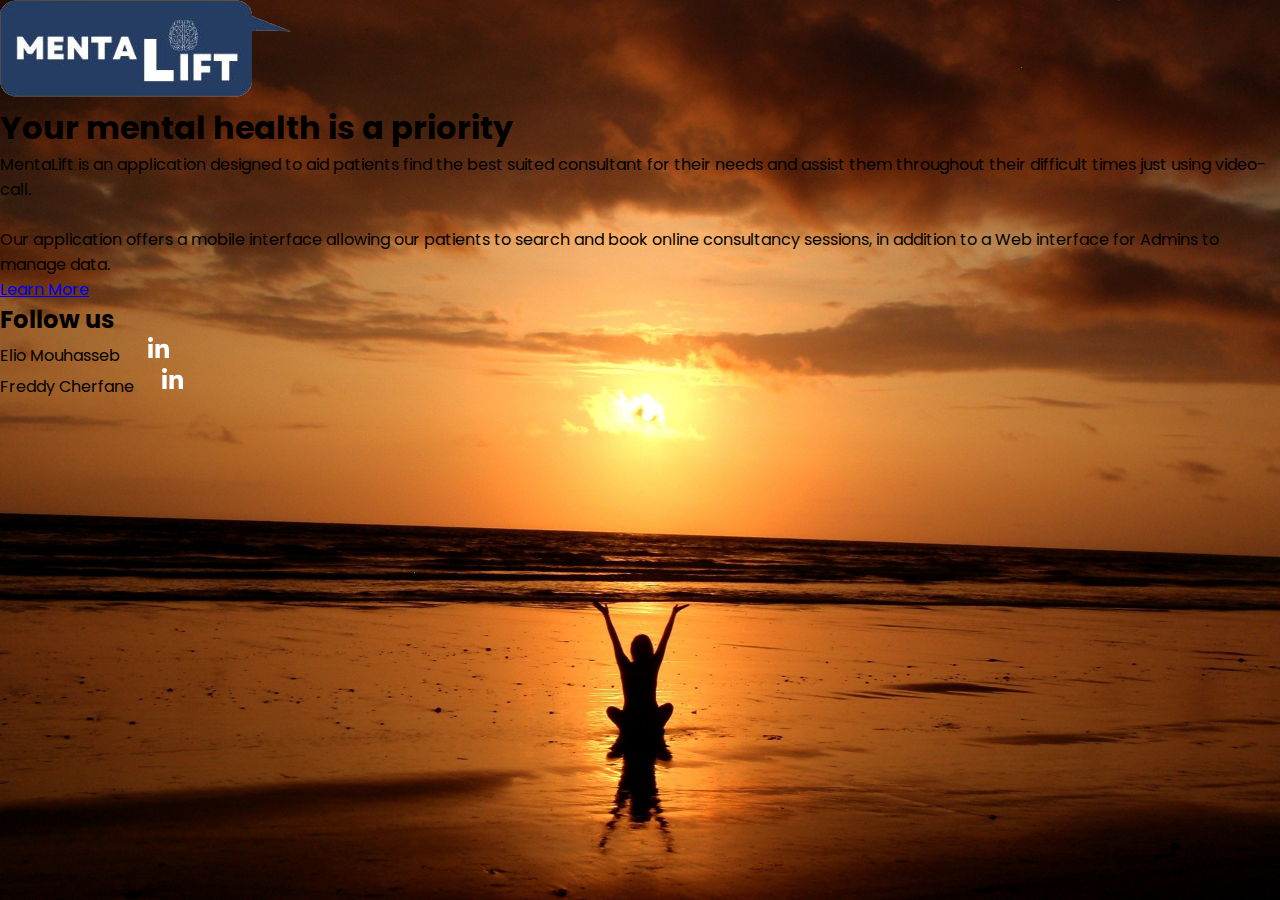
<file: index.html>
<!DOCTYPE html>
<html lang="en">

<head>
    <meta charset="UTF-8">
    <meta http-equiv="X-UA-Compatible" content="IE=edge">
    <meta name="viewport" content="width=device-width, initial-scale=1.0">
    <link rel="stylesheet" href="style.css">
    <link href="https://cdn.jsdelivr.net/npm/bootstrap@5.0.2/dist/css/bootstrap.min.css" rel="stylesheet"
        integrity="sha384-EVSTQN3/azprG1Anm3QDgpJLIm9Nao0Yz1ztcQTwFspd3yD65VohhpuuCOmLASjC" crossorigin="anonymous">

    <title>MentaLift | About us</title>
    <meta name="description"
        content="MentaLift is an application designed to aid patients find the best suited consultant for their needs and assist them throughout their difficult times just using video-call.">
    <link rel="apple-touch-icon" sizes="180x180" href="/images/favicon/apple-touch-icon.png">
    <link rel="icon" type="image/png" sizes="32x32" href="/images/favicon/favicon-32x32.png">
    <link rel="icon" type="image/png" sizes="16x16" href="/images/favicon/favicon-16x16.png">
    <link rel="manifest" href="/images/favicon/site.webmanifest">
    <link rel="mask-icon" href="/images/favicon/safari-pinned-tab.svg" color="#5bbad5">
    <meta name="msapplication-TileColor" content="#da532c">
    <meta name="theme-color" content="#ffffff">
</head>

<body>
    <div class="flex app p-4">
        <header class="pb-5">
            <img src="images/logo.png" alt="MentaLift" class="img-fluid"">
        </header>

        <main class="text-light">
            <section>
                <!-- About -->
                <h1>Your mental health is a priority</h1>
                <p>MentaLift is an application designed to aid patients find the best suited consultant for their
                    needs and assist them throughout their difficult times just using video-call. <br> <br>
                    Our application offers a mobile interface allowing our patients to search and book online
                    consultancy sessions, in addition to a Web interface for Admins to manage data.</p>
                <a href="details.html" class="btn btn-light">Learn More</a>
            </section>

            <section class="pt-4">
                <!-- About us -->
                <h2>Follow us</h2>
                <p>Elio Mouhasseb 
                    <a href="https://www.linkedin.com/in/elio-mouhasseb-5418a021b/" target="_blank" rel="noreferrer noopener">
                    <img src="images/linkedin-in-brands.svg" alt="View my Linkedlin" class="contact-us-social-logo"></a>
                </p>

                <p>Freddy Cherfane
                    <a href="https://www.linkedin.com/in/freddy-cherfane-327086220/" target="_blank" rel="noreferrer noopener">
                        <img src="images/linkedin-in-brands.svg" alt="View my Linkedlin" class="contact-us-social-logo"></a>
                </p>
                
            </section>
            </main>

            

    <script>
        function toggleMenu() {
            const toggleMenu = document.querySelector('.toggleMenu');
            const navigation = document.querySelector('.navigation');
            toggleMenu.classList.toggle('active')
            navigation.classList.toggle('active')
        }
    </script>

    </div>

</body>

</html>
</file>
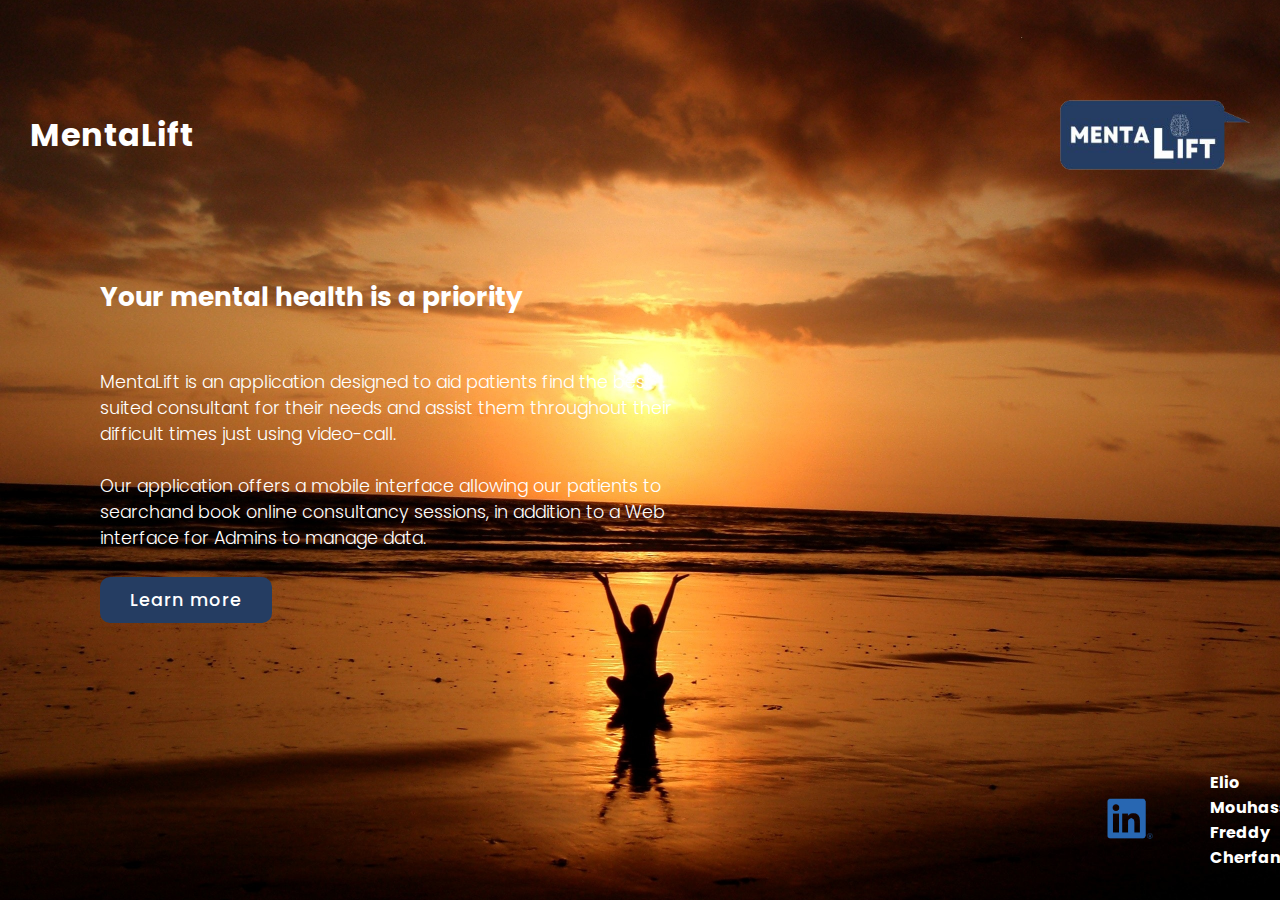
<file: MentaLift_Website/index.html>
<!DOCTYPE html>
<html lang="en">
<head>
    <meta charset="UTF-8">
    <meta http-equiv="X-UA-Compatible" content="IE=edge">
    <meta name="viewport" content="width=device-width, initial-scale=1.0">
    <link rel="stylesheet" href="style.css">
    <title> About us</title>
</head>
<body>
    <section>
        <header>
            
        <a href="#" class="logo"> MentaLift</a>
        <div class="toggleMenu" onclick="toggleMenu();">

        </div>
        <ul class="navigation">
            <img id="logo" src="images/logo.png">
          
           
        </ul>
         
        </header>
        <div class="content">

        <div class="contentBX">
<h2> Your mental health is a priority</h2> <br> <br>
<p> MentaLift is an application designed to aid patients find the best suited consultant for their needs and assist them throughout their difficult times just using video-call. <br> <br>
Our application offers a mobile interface allowing our patients to searchand book online consultancy sessions, in addition to a Web interface for Admins to manage data.</p>
<br>
<a href="details.html"> Learn more</a>
        </div>
    </div>
    <ul class="sci">
        <li> <a href="https://www.linkedin.com/in/elio-mouhasseb-5418a021b/" target="_blank"> <img src="images/LI-In-Bug.png"></a></li>
        <li> <h4 style="color: white;   font-family: 'Poppins',sans-serif;"> Elio Mouhasseb <br> Freddy Cherfane</h4></li>
     

       

    </ul>
    </section>

    <script>
        function toggleMenu(){
            const toggleMenu = document.querySelector('.toggleMenu');
            const navigation = document.querySelector('.navigation');
            toggleMenu.classList.toggle('active')
            navigation.classList.toggle('active')
        }
    </script>

    
</body>
</html>
</file>
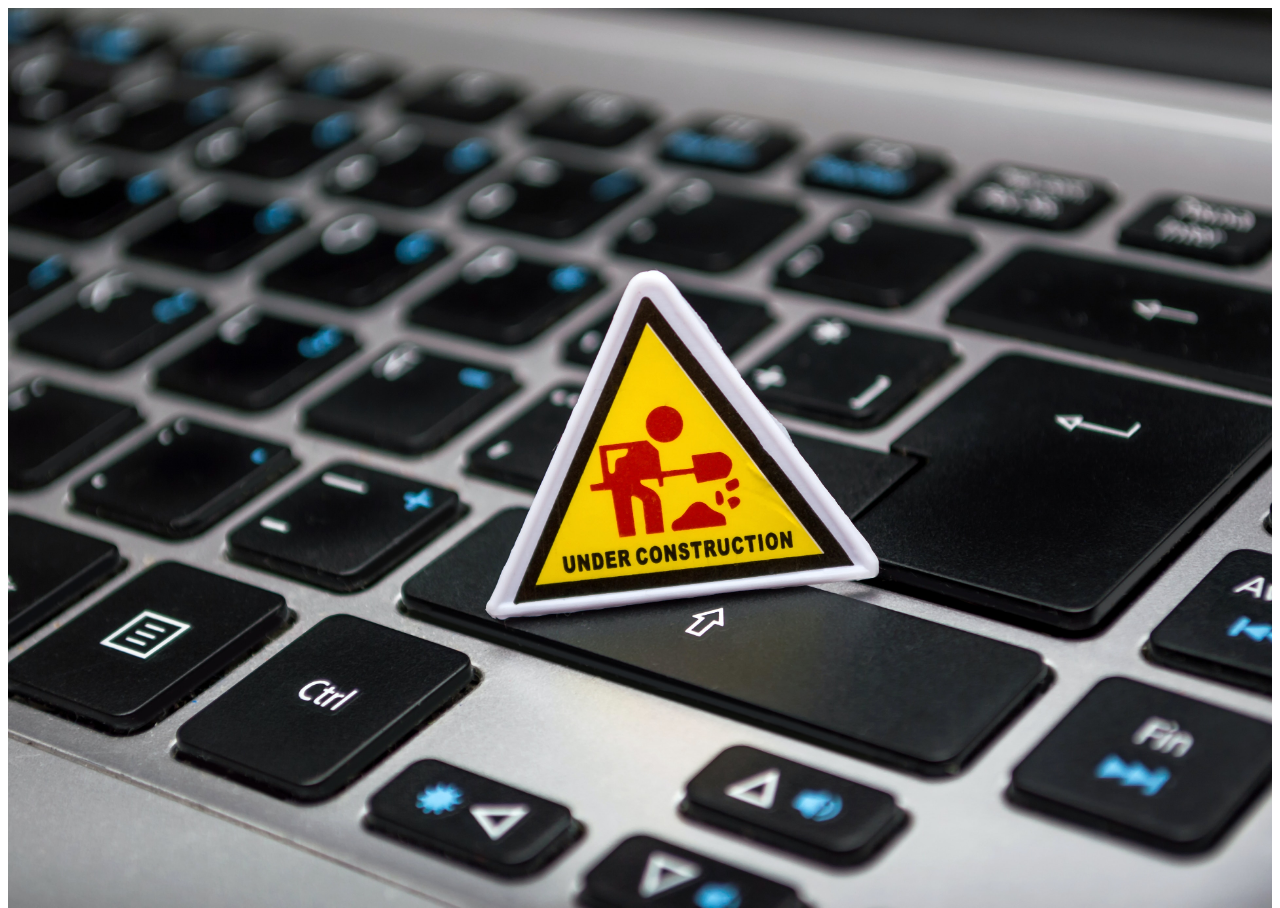
<file: details.html>
<!DOCTYPE html>
<html lang="en">
<head>
    <meta charset="UTF-8">
    <meta http-equiv="X-UA-Compatible" content="IE=edge">
    <meta name="viewport" content="width=device-width, initial-scale=1.0">
    <link rel="stylesheet" href="details.css">
    <title>MentaLift | Stay Tuned</title>
</head>
<body>
    <div class="bg">
        
    </div>
   
</body>
</html>
</file>
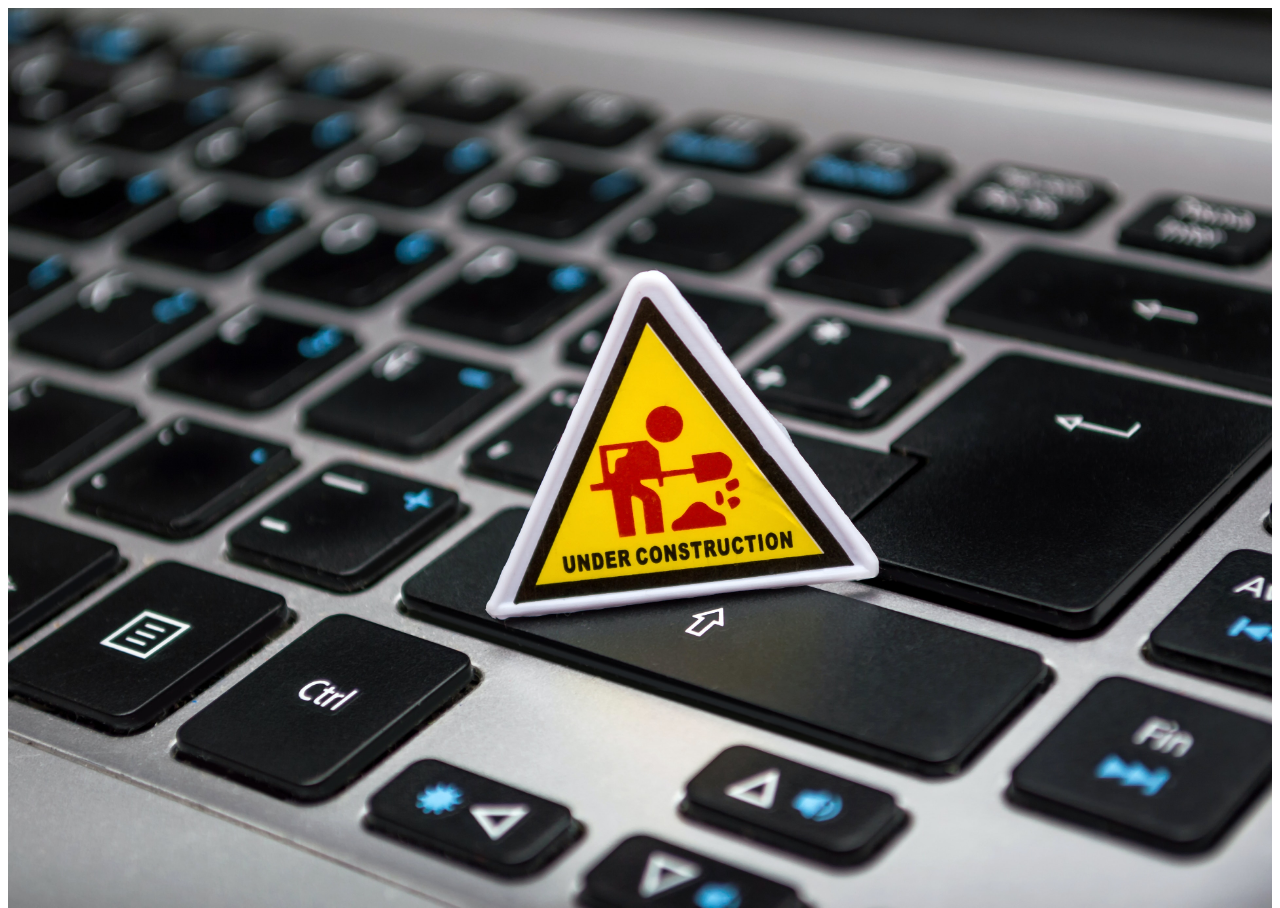
<file: MentaLift_Website/details.html>
<!DOCTYPE html>
<html lang="en">
<head>
    <meta charset="UTF-8">
    <meta http-equiv="X-UA-Compatible" content="IE=edge">
    <meta name="viewport" content="width=device-width, initial-scale=1.0">
    <link rel="stylesheet" href="details.css">
    <title>Document</title>
</head>
<body>
    <div class="bg">
        
    </div>
   
</body>
</html>
</file>
<file: style.css>
@import url('https://fonts.googleapis.com/css?family=Poppins:200,300,400,500,600,700,800,900&display=swap');
*{
    margin: 0;
    padding: 0;
    box-sizing: border-box;
    font-family: 'Poppins',sans-serif;
}

.app{
    min-height:100vh;
    background: url(images/back.jpg);

    background-size: cover;
    
}
.contact-us-social-logo{
    height: 1.5em;
    padding-left: 1.5em;
    
}
</file>
<file: MentaLift_Website/style.css>
@import url('https://fonts.googleapis.com/css?family=Poppins:200,300,400,500,600,700,800,900&display=swap');
*{
    margin: 0;
    padding: 0;
    box-sizing: border-box;
    font-family: 'Poppins',sans-serif;
}
section{
position: relative;
width: 100%;
min-height: 100vh;
padding: 100px;
background: url(images/back.jpg);
background-size: cover;
background-position: center;
display: flex;
justify-content: flex-start;
align-items: center;
}

header{
    position: absolute;
    top: 0;
    left: 0;
    width: 100%;
    padding: 100px 30px;
    display: flex;
    justify-content: space-between;
    align-items: center;
}

header .logo{
    position: relative;
    font-size: 2em;
    color: #fff;
    font-weight: 700;
    text-decoration: none;
    letter-spacing: 1px;
}

header .navigation{
    position: relative;
    display: flex;
}
header .navigation.active{
    display: flex;
}
header .navigation li{
    list-style: none;
}

header .navigation li a {
    display: inline-block;
    color: #fff;
    margin-right: 40px;
    text-decoration: none;
}

header .navigation li a:hover{
    color: #03a9f4;
}

.content{
    max-width: 600px;


}
.content .contentBX{
    font-size: 1.1em;
    color: #fff;
   margin: 20px 0;
    font-weight: 300;
}

.content .contentBX a{
   display: inline-block;
   padding: 10px 30px;
   background: #253D62;
   color: #fff;
   text-decoration: none;
   border-radius: 10px;
   font-weight: 500;
   letter-spacing: 1px;
}


.sci{
    position: absolute;
    bottom: 30px;
    left: 1100px;
    display: flex;
}

.sci li{
    list-style: none;
    display: flex;
    justify-content: center;
    align-items: center;
}
.sci li a {
    position: relative;
    display: inline-block;
   margin-right: 80px;
  width: 30px;
   transform: scale(0.5);
}
.sci li a img{
   width: 90px;
   height: 80px;
}

@media (max-width:991px){
    header{
        padding: 15px 40px;
    }

    section{
        padding: 40px;
        background: url(images/back.jpg);
        background-size: cover;
        background-position: center;
    }

    .content .contentBX h2{
        font-size: 2.5em;

    }

    .content .contentBX p{
        font-size: 1em;

    }

    header .navigation{
        position: fixed;
        top: 0;
        left: 0;
        right: 0;
        bottom: 0;
        background: #000;
        z-index: 10;
        display: none;
        justify-content: center;
        align-items: center;
        flex-direction: column;
    }

    header .navigation li a {
    font-size: 24px;
    margin: 10px 0;
    }

    .toggleMenu{
        position: relative;
        width: 30px;
        height: 30px;
        background: url(images/menu.png);
        background-position: center;
        background-size: 30px;
        background-repeat: no-repeat;
        cursor: pointer;
        z-index: 11;
    }

    .toggleMenu.active{
    
        background: url(images/close.png);
        background-position: center;
        background-size: 25px;
        background-repeat: no-repeat;
    }
}


#logo{
    width:  190px;
    height: 70px;
}
</file>
<file: details.css>
body, html {
    height: 100%;
  }
  
  .bg {
    /* The image used */
    background-image: url("images/coming_soon.jpg");
  
    /* Full height */
    height: 100%;
  
    /* Center and scale the image nicely */
    background-position: center;
    background-repeat: no-repeat;
    background-size: cover;
  }
</file>
<file: MentaLift_Website/details.css>
body, html {
    height: 100%;
  }
  
  .bg {
    /* The image used */
    background-image: url("images/coming_soon.jpg");
  
    /* Full height */
    height: 100%;
  
    /* Center and scale the image nicely */
    background-position: center;
    background-repeat: no-repeat;
    background-size: cover;
  }
</file>
